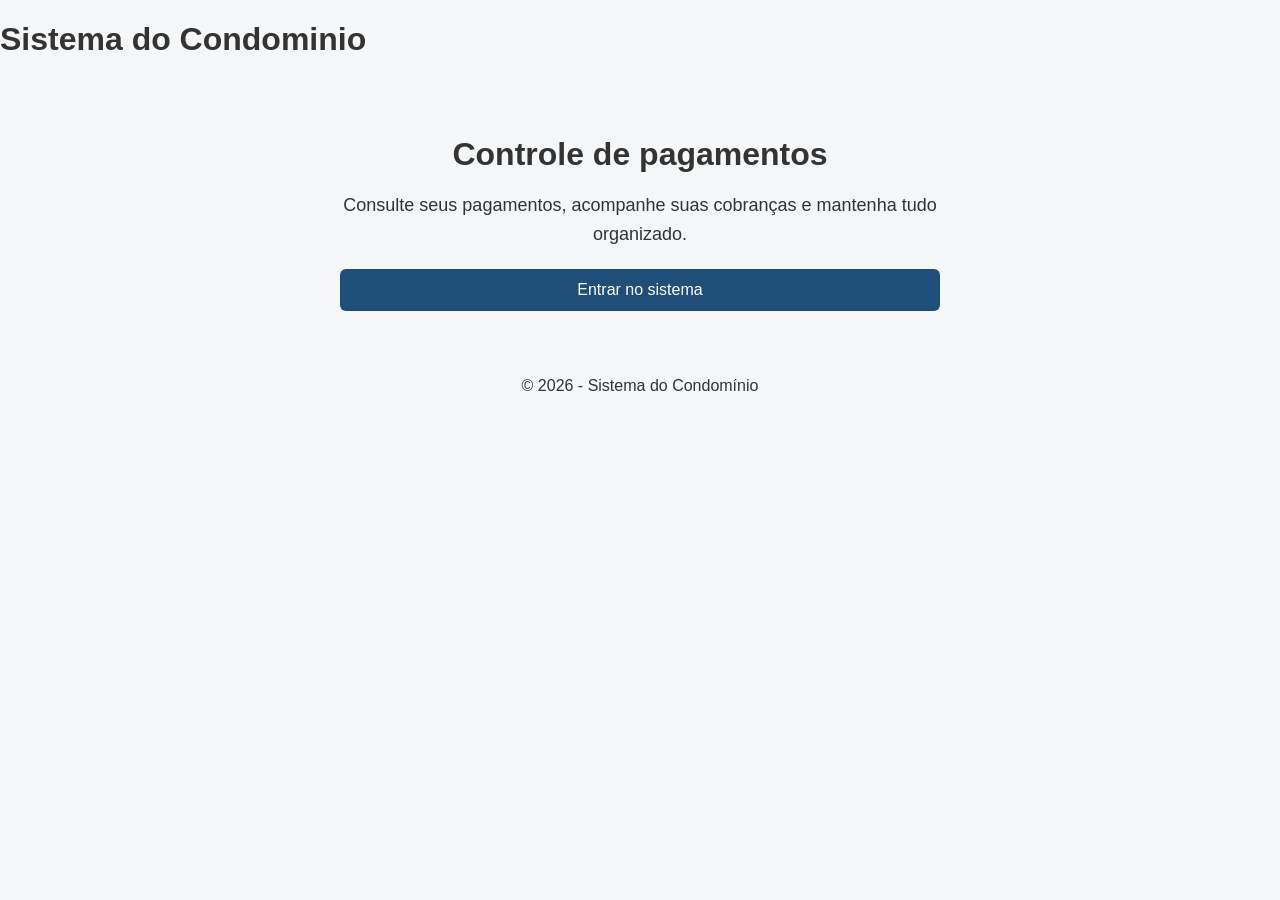
<file: index.html>
<!DOCTYPE html>
<html lang="pt-BR">

<head>

    <meta chaset="UTF-8">

    <meta name="viewport" content="width=device-width, initial-scale=1.0">

    <title>Sistema do Condominio</title>

    <link rel="stylesheet" href="css/style.css">

</head>

<body>
    
    <header class="cabeçalho">
        <h1>Sistema do Condominio</h1>

    </header>

    <main class="principal">

    <div class="conteudo">
        <h2>Controle de pagamentos</h2>

    <p>
        Consulte seus pagamentos,
        acompanhe suas cobranças 
        e mantenha tudo organizado.
    </p>

    <a href="login.html" class ="botao-entrar">
        
        Entrar no sistema
    </a> 
        

    </div>

    
</main>

<footer class="rodape">

    <p>© 2026 - Sistema do Condomínio</p>

</footer>

</body>

</html>
</file>
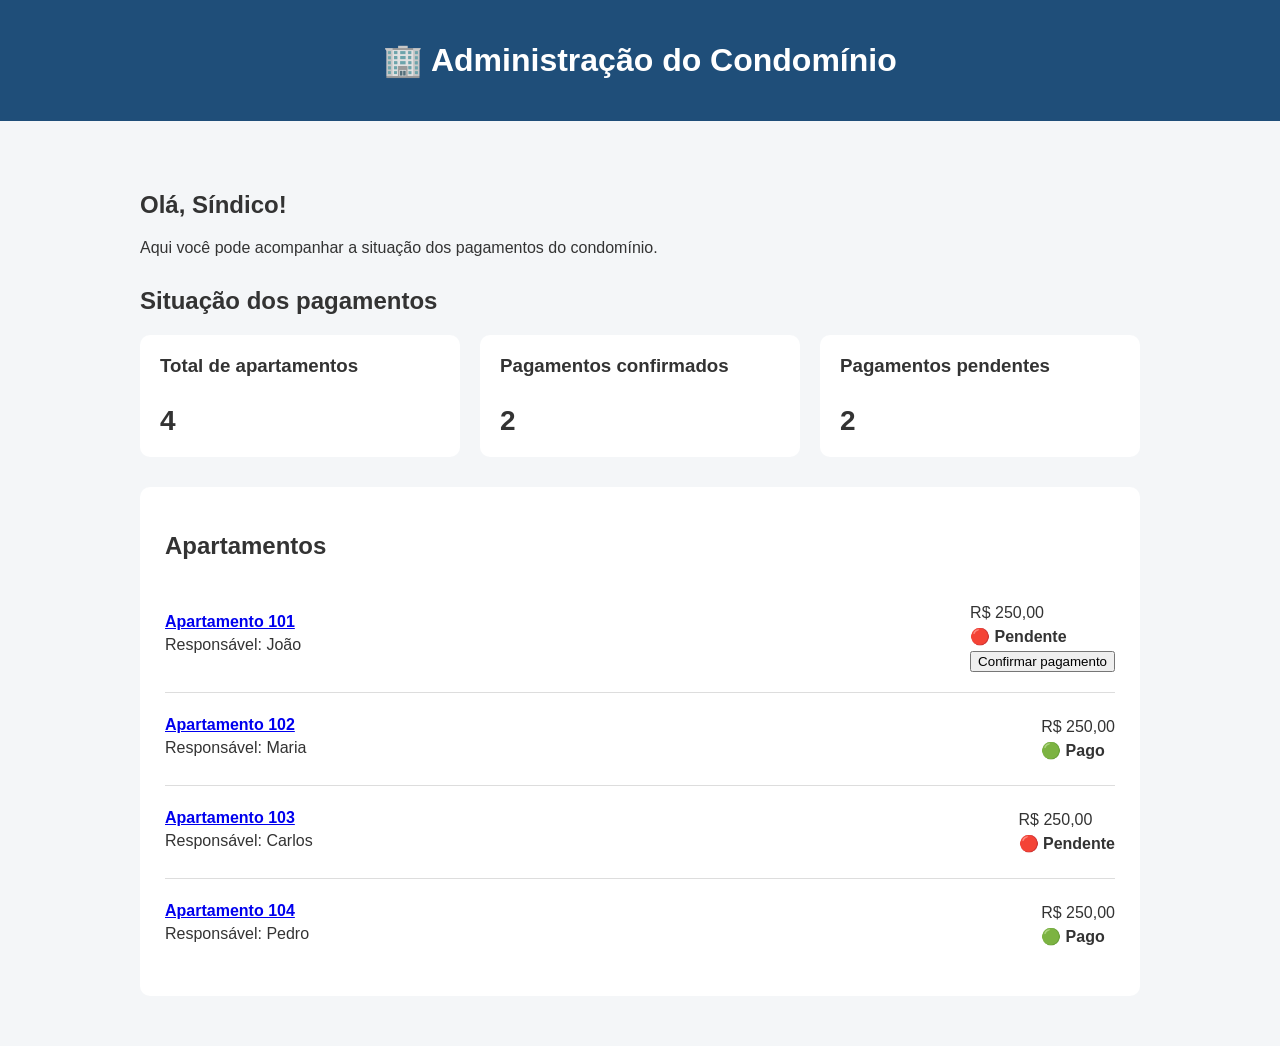
<file: admin.html>
<!DOCTYPE html>

<html lang="pt-BR">

<head>

    <meta charset="UTF-8">

    <meta name="viewport" content="width=device-width, initial-scale=1.0">

    <title>Painel Administrativo</title>

    <link rel="stylesheet" href="css/style.css">

</head>

<body>

    <header class="cabecalho">

        <h1>🏢 Administração do Condomínio</h1>

    </header>


    <main class="admin-container">

        <section class="admin-boas-vindas">

            <h2>Olá, Síndico!</h2>

            <p>
                Aqui você pode acompanhar a situação
                dos pagamentos do condomínio.
            </p>

        </section>


        <section class="resumo-pagamentos">

            <h2>Situação dos pagamentos</h2>

            <div class="resumo-cards">

                <div class="card-admin">

                    <h3>Total de apartamentos</h3>

                    <p>4</p>

                </div>


                <div class="card-admin">

                    <h3>Pagamentos confirmados</h3>

                    <p>2</p>

                </div>


                <div class="card-admin">

                    <h3>Pagamentos pendentes</h3>

                    <p>2</p>

                </div>

            </div>

        </section>


        <section class="lista-apartamentos">

            <h2>Apartamentos</h2>


            <div class="apartamento-admin">

                <div>

                    <a href="apartamento-101.html">
                        <strong>Apartamento 101</strong>
                    </a>

                    <p>Responsável: João</p>

                </div>

                <div>

                    <p>R$ 250,00</p>

                    <p id="status-101" class="status-pendente">
                        🔴 Pendente
                    </p>

                    <button
                        id="confirmar-101"
                        class="botao-confirmar"
                        >

                        Confirmar pagamento
                    </button>
                    

                </div>

            </div>


            <div class="apartamento-admin">

                <div>

                    <a href="detalhes.html?apartamento=102">
                    <strong>Apartamento 102</strong>

                    </a>
                    <p>Responsável: Maria</p>

                </div>

                <div>

                    <p>R$ 250,00</p>

                    <p class="status-pago">
                        🟢 Pago
                    </p>

                </div>

            </div>


            <div class="apartamento-admin">

                <div>

                    <a href="detalhes.html?apartamento=103">
                    <strong>Apartamento 103</strong>

                    </a>
                    <p>Responsável: Carlos</p>

                </div>

                <div>

                    <p>R$ 250,00</p>

                    <p class="status-pendente">
                        🔴 Pendente
                    </p>

                </div>

            </div>


            <div class="apartamento-admin">

                <div>

                    <a href="detalhes.html?apartamento=104">
                    <strong>Apartamento 104</strong>

                    </a>
                    <p>Responsável: Pedro</p>

                </div>

                <div>

                    <p>R$ 250,00</p>

                    <p class="status-pago">
                        🟢 Pago
                    </p>

                </div>

            </div>

        </section>

    </main>

    <script src="js/admin.js"></script>

</body>

</html>
</file>
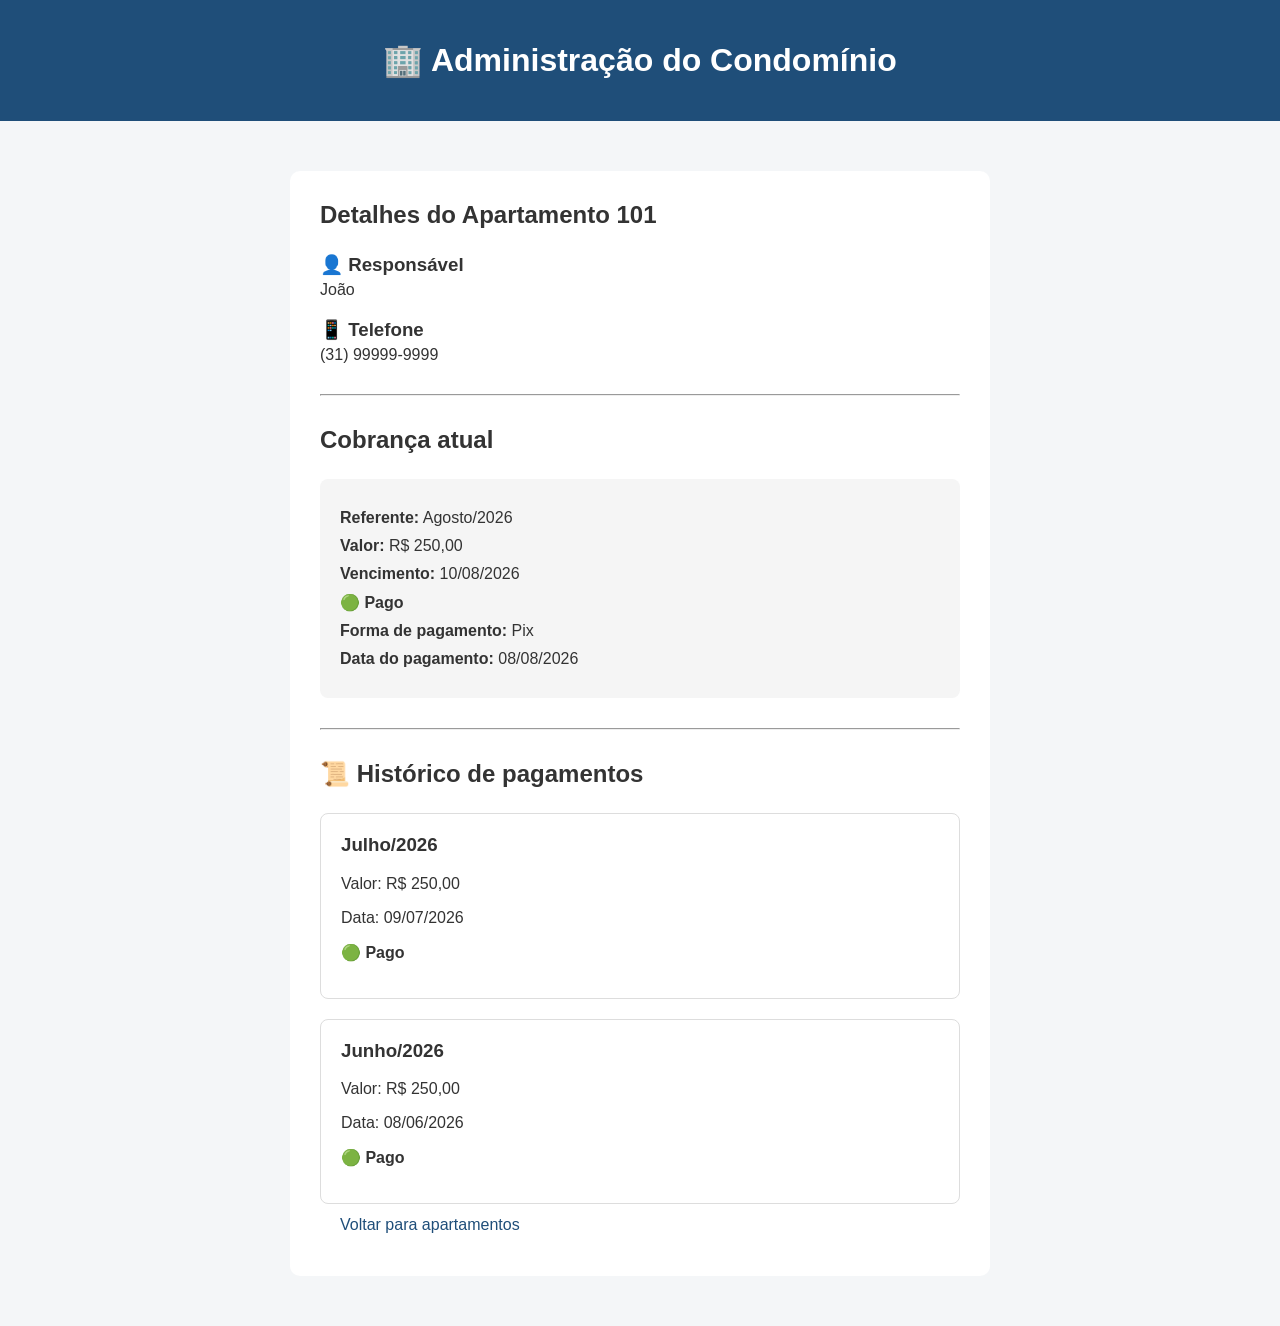
<file: apartamento-101.html>
<!DOCTYPE html>

<html lang="pt-BR">

<head>

    <meta charset="UTF-8">

    <meta name="viewport" content="width=device-width, initial-scale=1.0">

    <title>Apartamento 101</title>

    <link rel="stylesheet" href="css/style.css">

</head>

<body>

    <header class="cabecalho">

        <h1>🏢 Administração do Condomínio</h1>

    </header>


    <main class="detalhes-container">

        <section class="detalhes-box">

            <h2>Detalhes do Apartamento 101</h2>


            <div class="informacao-morador">

                <h3>👤 Responsável</h3>

                <p>João</p>

            </div>


            <div class="informacao-morador">

                <h3>📱 Telefone</h3>

                <p>(31) 99999-9999</p>

            </div>


            <hr>


            <h2>Cobrança atual</h2>


            <div class="cobranca-detalhes">

                <p>
                    <strong>Referente:</strong>
                    Agosto/2026
                </p>

                <p>
                    <strong>Valor:</strong>
                    R$ 250,00
                </p>

                <p>
                    <strong>Vencimento:</strong>
                    10/08/2026
                </p>

                <p class="status-pago">
                    🟢 Pago
                </p>

                <p>
                    <strong>Forma de pagamento:</strong>
                    Pix
                </p>

                <p>
                    <strong>Data do pagamento:</strong>
                    08/08/2026
                </p>

            </div>


            <hr>


            <h2>📜 Histórico de pagamentos</h2>


            <div class="pagamento-historico">

                <h3>Julho/2026</h3>

                <p>Valor: R$ 250,00</p>

                <p>Data: 09/07/2026</p>

                <p class="status-pago">
                    🟢 Pago
                </p>

            </div>


            <div class="pagamento-historico">

                <h3>Junho/2026</h3>

                <p>Valor: R$ 250,00</p>

                <p>Data: 08/06/2026</p>

                <p class="status-pago">
                    🟢 Pago
                </p>

            </div>


            <a href="admin.html" class="botao-secundario">
                Voltar para apartamentos
            </a>

        </section>

    </main>

</body>

</html>
</file>
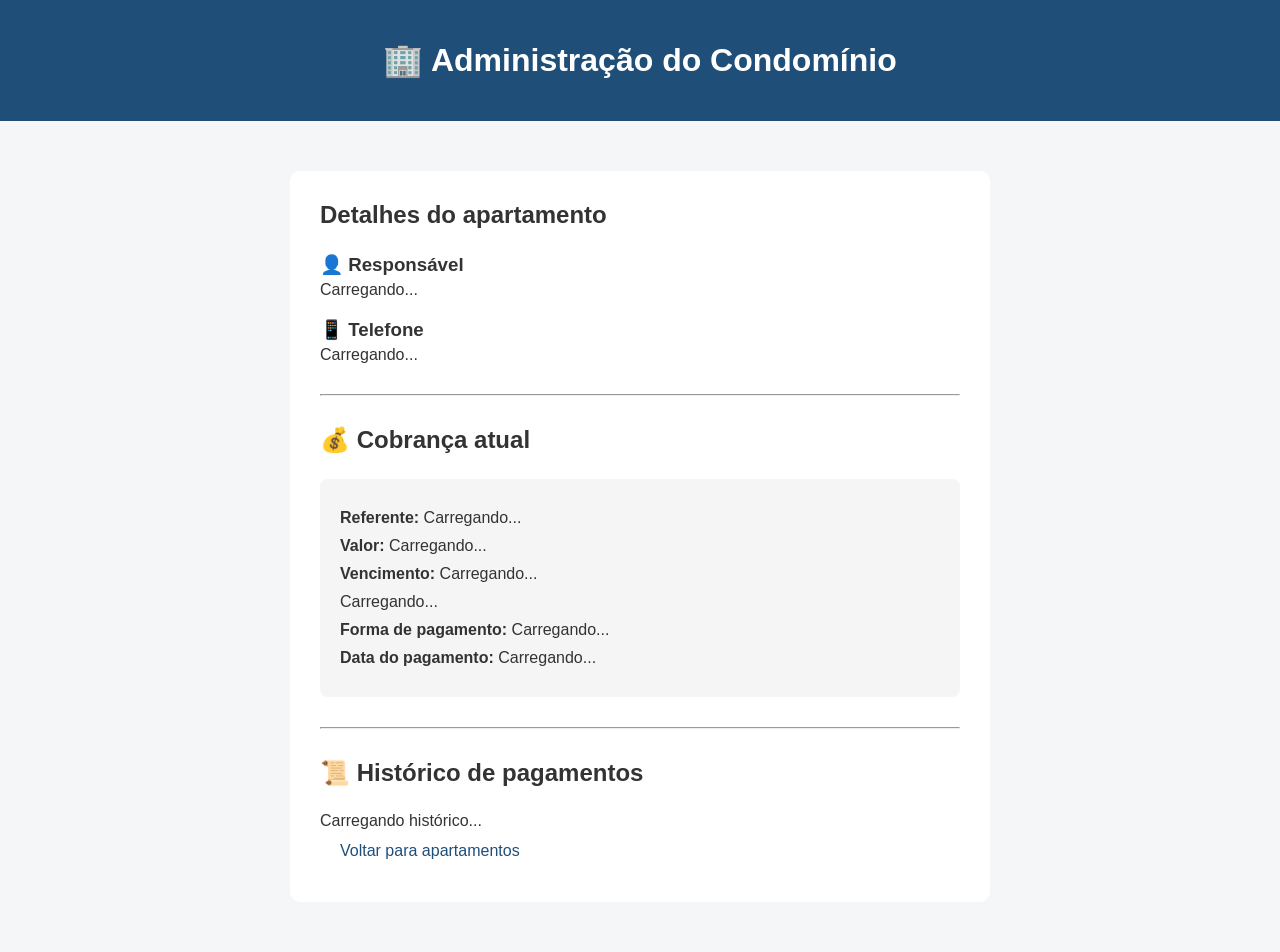
<file: detalhes.html>
<!DOCTYPE html>

<html lang="pt-BR">

<head>

    <meta charset="UTF-8">

    <meta name="viewport" content="width=device-width, initial-scale=1.0">

    <title>Detalhes do apartamento</title>

    <link rel="stylesheet" href="css/style.css">

</head>

<body>

    <header class="cabecalho">

        <h1>🏢 Administração do Condomínio</h1>

    </header>


    <main class="detalhes-container">

        <section class="detalhes-box">

            <h2 id="titulo-apartamento">
                Detalhes do apartamento
            </h2>


            <div class="informacao-morador">

                <h3>👤 Responsável</h3>

                <p id="responsavel-apartamento">
                    Carregando...
                </p>

            </div>


            <div class="informacao-morador">

                <h3>📱 Telefone</h3>

                <p id="telefone-apartamento">
                    Carregando...
                </p>

            </div>


            <hr>


            <h2>💰 Cobrança atual</h2>


            <div class="cobranca-detalhes">

                <p>
                    <strong>Referente:</strong>

                    <span id="mes-cobranca">
                        Carregando...
                    </span>
                </p>


                <p>
                    <strong>Valor:</strong>

                    <span id="valor-cobranca">
                        Carregando...
                    </span>
                </p>


                <p>
                    <strong>Vencimento:</strong>

                    <span id="vencimento-cobranca">
                        Carregando...
                    </span>
                </p>


                <p id="status-cobranca">
                    Carregando...
                </p>


                <p>
                    <strong>Forma de pagamento:</strong>

                    <span id="forma-pagamento">
                        Carregando...
                    </span>
                </p>


                <p>
                    <strong>Data do pagamento:</strong>

                    <span id="data-pagamento">
                        Carregando...
                    </span>
                </p>

            </div>


            <hr>


            <h2>📜 Histórico de pagamentos</h2>


            <div id="historico-apartamento">

                Carregando histórico...

            </div>


            <a href="admin.html" class="botao-secundario">

                Voltar para apartamentos

            </a>

        </section>

    </main>


    <script src="js/detalhes.js"></script>

</body>

</html>
</file>
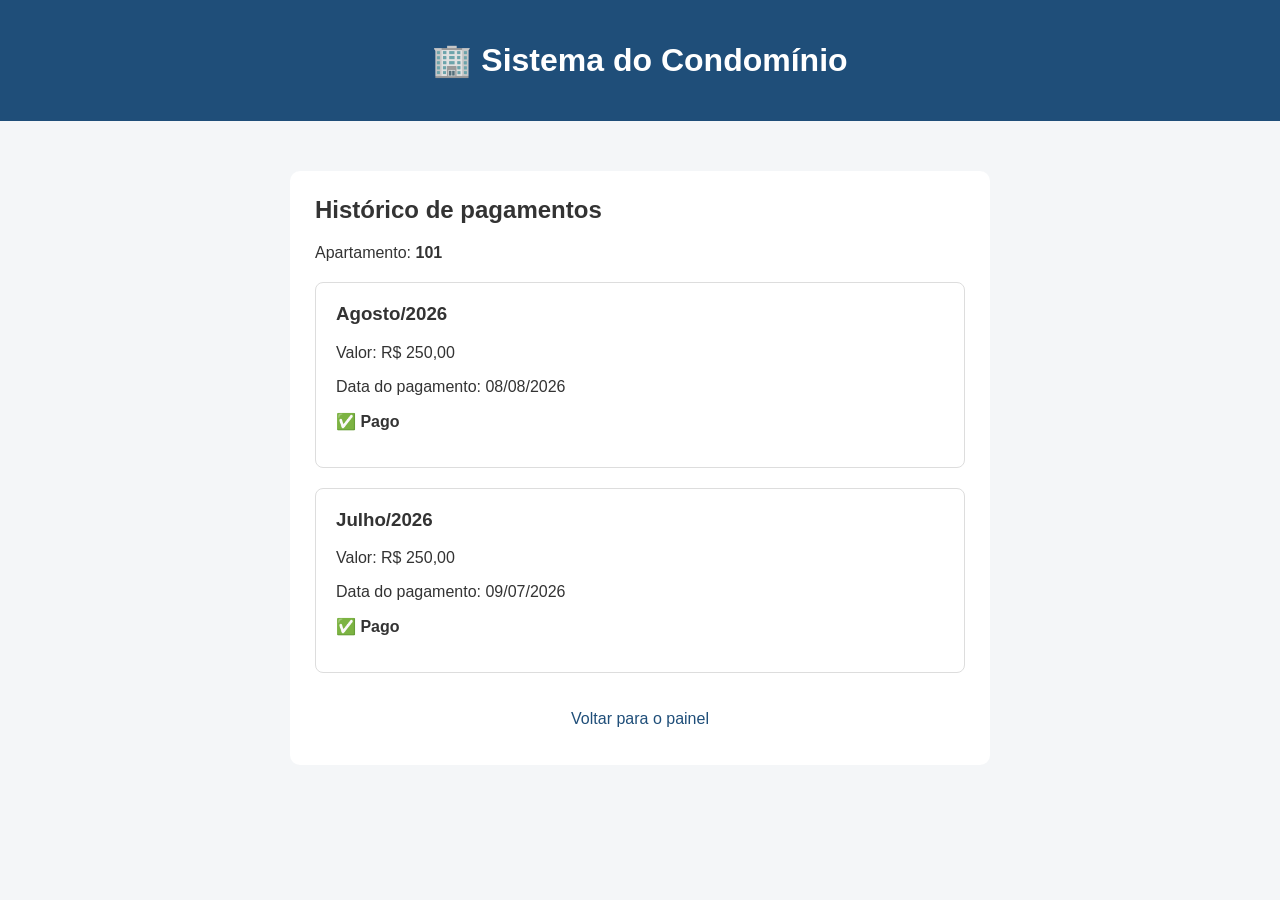
<file: historico.html>
<!DOCTYPE html>

<html lang="pt-BR">

<head>

    <meta charset="UTF-8">

    <meta name="viewport" content="width=device-width, initial-scale=1.0">

    <title>Histórico de Pagamentos</title>

    <link rel="stylesheet" href="css/style.css">

</head>

<body>

    <header class="cabecalho">

        <h1>🏢 Sistema do Condomínio</h1>

    </header>


    <main class="historico-container">

        <section class="historico-box">

            <h2>Histórico de pagamentos</h2>

            <p>Apartamento: <strong>101</strong></p>


            <div class="pagamento-historico">

                <h3>Agosto/2026</h3>

                <p>Valor: R$ 250,00</p>

                <p>Data do pagamento: 08/08/2026</p>

                <p class="status-pago">
                    ✅ Pago
                </p>

            </div>


            <div class="pagamento-historico">

                <h3>Julho/2026</h3>

                <p>Valor: R$ 250,00</p>

                <p>Data do pagamento: 09/07/2026</p>

                <p class="status-pago">
                    ✅ Pago
                </p>

            </div>


            <a href="painel.html" class="botao-secundario">
                Voltar para o painel
            </a>

        </section>

    </main>

</body>

</html>
</file>
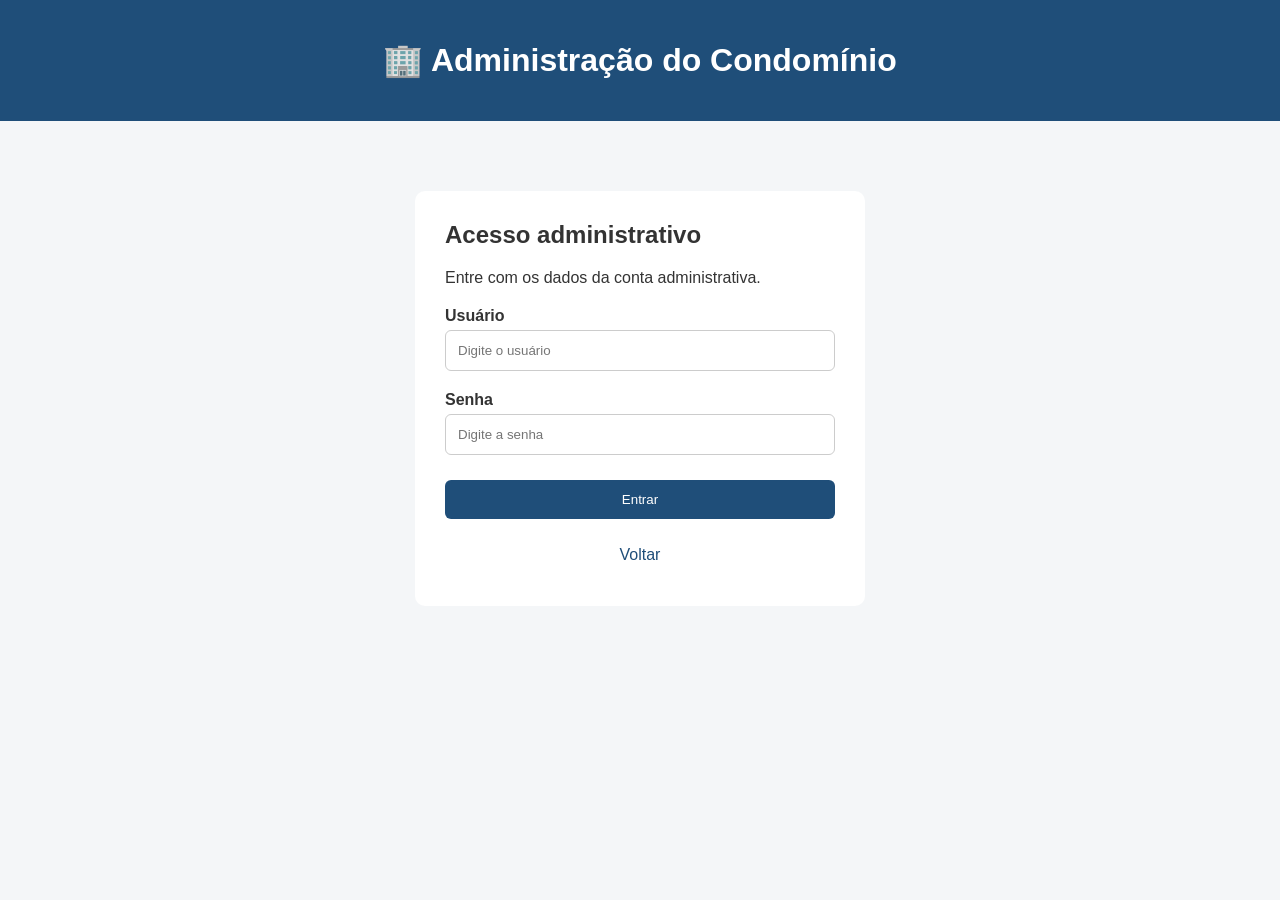
<file: login-admin.html>
<!DOCTYPE html>

<html lang="pt-BR">

<head>

    <meta charset="UTF-8">

    <meta name="viewport" content="width=device-width, initial-scale=1.0">

    <title>Login Administrativo</title>

    <link rel="stylesheet" href="css/style.css">

</head>

<body>

    <header class="cabecalho">

        <h1>🏢 Administração do Condomínio</h1>

    </header>


    <main class="login-container">

        <section class="login-box">

            <h2>Acesso administrativo</h2>

            <p>Entre com os dados da conta administrativa.</p>


            <label for="usuario-admin">
                Usuário
            </label>

            <input
                type="text"
                id="usuario-admin"
                placeholder="Digite o usuário"
            >


            <label for="senha-admin">
                Senha
            </label>

            <input
                type="password"
                id="senha-admin"
                placeholder="Digite a senha"
            >


            <button
                type="button"
                class="botao-login"
                id="botao-admin"
            >
                Entrar
            </button>


            <a href="index.html" class="botao-secundario">
                Voltar
            </a>

        </section>

    </main>


    <script src="js/admin.js"></script>

</body>

</html>
</file>
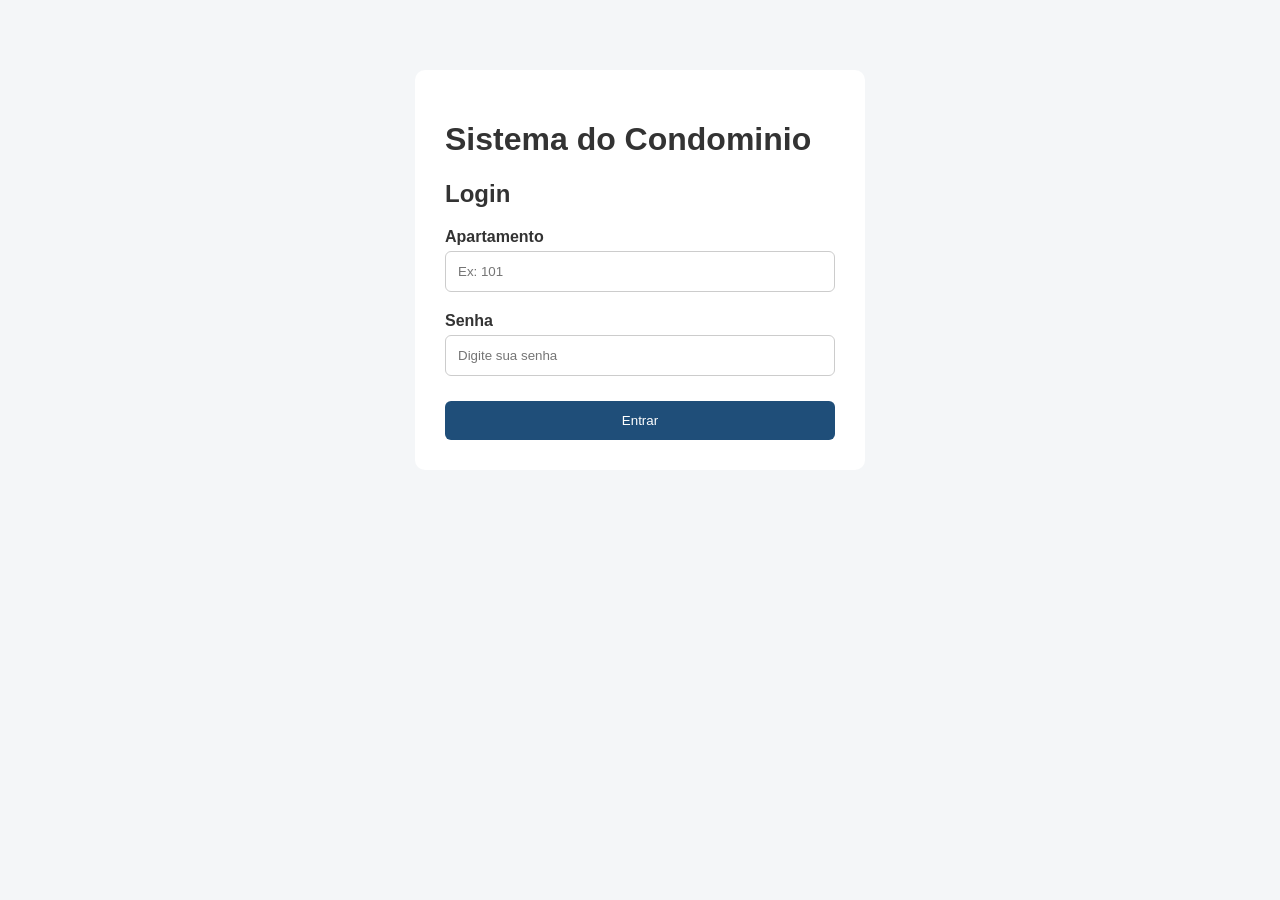
<file: login.html>
<!DOCTYPE html>
<html lang="pt-BR">

<head>

    <meta charset="UTF-8">

    <meta name="viewport" content="width=device-width, initial-scale=1.0">

    <title>Login - Sistema do Condominio</title>

    <link rel="stylesheet" href="css/style.css">

</head>

<body>

    <main class="login-container">

        <div class="login-box">
            <h1>Sistema do Condominio</h1>

            <h2>Login</h2>

            <label for="apartamento">
                Apartamento
            </label>

            <input 
                type="text"
                id="apartamento"
                placeholder="Ex: 101"
            >

            <label for="senha">
                Senha
            </label>

            <input 
                type="password"
                id="senha"
                placeholder="Digite sua senha"
            >
            <button class="botao-login">
                
                Entrar

            </button>

        </div>
        
    </main>
    
    <script src="js/app.js"></script>
</body>
</html>
</file>
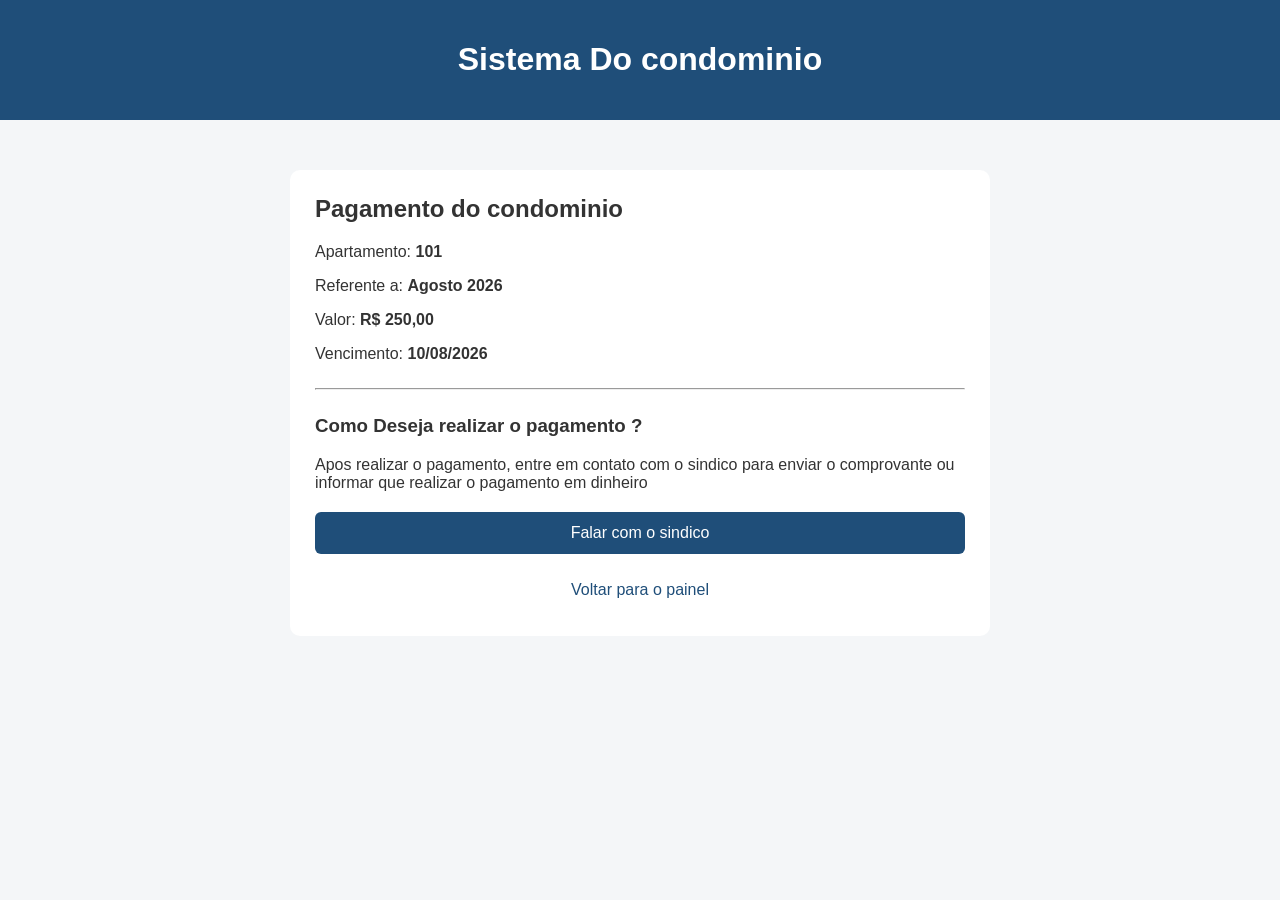
<file: pagamento.html>
<!DOCTYPE html>
<html lang="pt-BR">
<head>
    <meta charset="UTF-8">
    <meta name="viewport" content="width=device-width, initial-scale=1.0">
    <title>Pagamento do condominio</title>

    <link rel="stylesheet" href="css/style.css">
</head>
<body>

    <header class="cabecalho">
        <h1>Sistema Do condominio</h1>

    </header>

    <main class="pagamento-container">

        <section class="pagamento-box">

            <h2>Pagamento do condominio</h2>

            <p>Apartamento: <strong>101</strong></p>

            <p>Referente a: <strong>Agosto 2026</strong></p>

            <p>Valor: <strong>R$ 250,00</strong></p>

            <p>Vencimento: <strong>10/08/2026</strong></p>

            <hr>

            <h3>Como Deseja realizar o pagamento ?</h3>

            <p>Apos realizar o pagamento, entre em contato com o sindico
                para enviar o comprovante ou informar que realizar o
                pagamento em dinheiro
            </p>

            <a href="https://wa.me/5588974848484?text=Ola%2C%20sou%20o%20responsavel%20pelo%20apartamento%20101.%20Gostaria%20de%20informar%20sobre%20o%20pagamento%20do%20condominio."
                class="botao-entrar"
                target="_blank"
                >
            Falar com o sindico
        </a>

        <a href="painel.html" class="botao-secundario">
            
            Voltar para o painel

        </a>
        </section>
    </main>
    
</body>
</html>
</file>
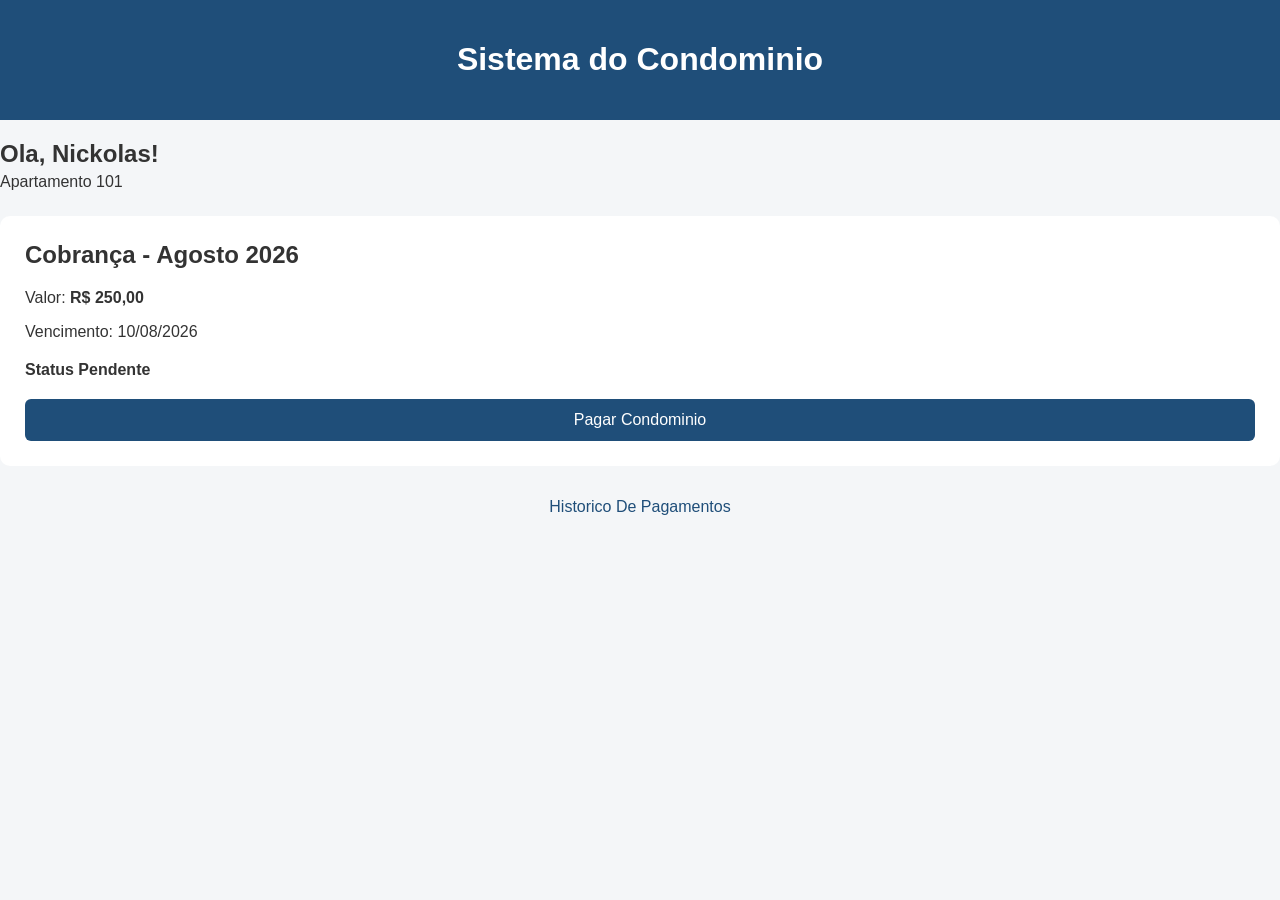
<file: painel.html>
<!DOCTYPE html>
<html lang="pt-BR">

<head>

    <meta charset="UTF-8">

    <meta name="viewport" content="width=device-width, initial-scale=1.0">

    <title>Painel Do Morador</title>

    <link rel="stylesheet" href="css/style.css">

</head>

<body>

    <header class ="cabecalho">

        <h1>Sistema do Condominio</h1>

    </header>

    <main class="painel-do-morador">

        <section class="boas-vindas">

            <h2>Ola, Nickolas! </h2>

            <p>Apartamento 101</p>
        
        </section>
<section class="cobranca">

    <h2>Cobrança - Agosto 2026</h2>

    <p>Valor: <strong>R$ 250,00</strong></p>

    <p>Vencimento: 10/08/2026</p>

    <p class="status-pendente">
        Status Pendente
    </p>

    <a href="pagamento.html" class="botao-entrar">
        Pagar Condominio
    </a>


</section>

<section class="historico-link">
    <a href="historico.html" class="botao-secundario">
        
        Historico De Pagamentos

    </a>
</section>
    </main>
    
</body>
</html>
</file>
<file: css/style.css>
body {
    margin: 0;
    font-family: Arial, sans-serif;
    background-color: #f4f6f8;
    color: #333;

}

.cabecalho {

    background-color: #1f4e79;
    color: white;
    padding: 20px;
    text-align: center;

}

.principal {
    min-width: 70vh;
    display: flex;
    justify-content: center;
    align-items: center;

}

.conteudo {
    text-align: center;
    max-width: 600px;
    padding: 30px;

}

.conteudo h2 {

    font-size: 32px;
    margin-bottom: 15px;

}

.conteudo p {
    font-size: 18px;
    line-height: 1.6;

}

.botao-entrar {

    margin-top: 20px;
    padding: 12px 25px;
    font-size: 16px;
    border: none;
    border-radius: 8px;
    cursor: pointer;

}

.rodape {

    text-align: center;
    padding: 20px;
}


.cabecalho {
    background-color: #1f4e79;
    color: white;
    padding: 20px;
    text-align: conter;

}

.painel-morador {
    max-width: 700px;
    margin: 30px auto;
    padding: 20px;

}

.boas-vindas {
    margin-bottom: 25px;

}

.boas-vindas h2 {

    margin-bottom: 5px;

}

.boas-vindas p {
    margin-top: 0;
}

.cobranca {
    background-color: white;
    padding: 25px;
    border-radius: 10px;
    margin-bottom: 20px;
}

.cobranca h2 {
    margin-top: 0;
}

.status-pendente {
    font-weight: bold;
    margin-top: 20px;
}

.botao-entrar {
    display: block;
    text-align: center;
    text-decoration: none;
    margin-top: 20px;
    padding: 12px;
    background-color: #1f4e79;
    color: white;
    border-radius: 6px;

}

.historico-link {
    text-align: center;
}

.botao-secundario {
    display: inline-block;
    text-decoration: none;
    padding: 12px 20px;
    border: 1px #1f4e79;
    color: #1f4e79;
    border-radius: 6px;
}

.pagamento-container {
    max-width: 700px;
    margin: 30px auto;
    padding: 20px;
}

.pagamento-box {
    background-color: white;
    padding: 25px;
    border-radius: 10px;
}

.pagamento-box h2 {
    margin-top: 0;
}

.pagamento-box hr {
    margin: 25px 0;
}

.pagamento-box .botao-secundario {
    display: block;
    text-align: center;
    margin-top: 15px;
}

.historico-container {
    max-width: 700px;
    margin: 30px auto;
    padding: 20px;
}

.historico-box {
    background-color: white;
    padding: 25px;
    border-radius: 10px;
}

.historico-box h2 {
    margin-top: 0;
}

.pagamento-historico {
    border: 1px solid #ddd;
    padding: 20px;
    border-radius: 8px;
    margin-top: 20px;
}

.pagamento-historico h3 {
    margin-top: 0;
}

.status-pago {
    font-weight: bold;
}

.historico-box .botao-secundario {
    display: block;
    text-align: center;
    margin-top: 25px;
}

.admin-container {
    max-width: 1000px;
    margin: 30px auto;
    padding: 20px;
}

.admin-boas-vindas {
    margin-bottom: 30px;
}

.resumo-pagamentos {
    margin-bottom: 30px;
}

.resumo-cards {
    display: flex;
    gap: 20px;
    flex-wrap: wrap;
}

.card-admin {
    background-color: white;
    padding: 20px;
    border-radius: 10px;
    flex: 1;
    min-width: 200px;
}

.card-admin h3 {
    margin-top: 0;
}

.card-admin p {
    font-size: 28px;
    font-weight: bold;
    margin-bottom: 0;
}

.lista-apartamentos {
    background-color: white;
    padding: 25px;
    border-radius: 10px;
}

.apartamento-admin {
    display: flex;
    justify-content: space-between;
    align-items: center;
    border-bottom: 1px solid #ddd;
    padding: 20px 0;
}

.apartamento-admin:last-child {
    border-bottom: none;
}

.apartamento-admin p {
    margin: 5px 0;
}

.login-container {
    max-width: 450px;
    margin: 50px auto;
    padding: 20px;
}

.login-box {
    background-color: white;
    padding: 30px;
    border-radius: 10px;
}

.login-box h2 {
    margin-top: 0;
}

.login-box label {
    display: block;
    margin-top: 20px;
    margin-bottom: 5px;
    font-weight: bold;
}

.login-box input {
    width: 100%;
    padding: 12px;
    box-sizing: border-box;
    border: 1px solid #ccc;
    border-radius: 6px;
}

.login-box .botao-login {
    width: 100%;
    margin-top: 25px;
    padding: 12px;
    border: none;
    border-radius: 6px;
    background-color: #1f4e79;
    color: white;
    cursor: pointer;
}

.login-box .botao-secundario {
    display: block;
    text-align: center;
    margin-top: 15px;
}

.detalhes-container {
    max-width: 700px;
    margin: 30px auto;
    padding: 20px;
}

.detalhes-box {
    background-color: white;
    padding: 30px;
    border-radius: 10px;
}

.detalhes-box h2 {
    margin-top: 0;
    margin-bottom: 25px;
}

.informacao-morador {
    margin-bottom: 20px;
}

.informacao-morador h3 {
    margin-bottom: 5px;
}

.informacao-morador p {
    margin-top: 0;
}

.cobranca-detalhes {
    background-color: #f5f5f5;
    padding: 20px;
    border-radius: 8px;
    margin-bottom: 25px;
}

.cobranca-detalhes p {
    margin: 10px 0;
}

.detalhes-box hr {
    margin: 30px 0;
}
</file>
